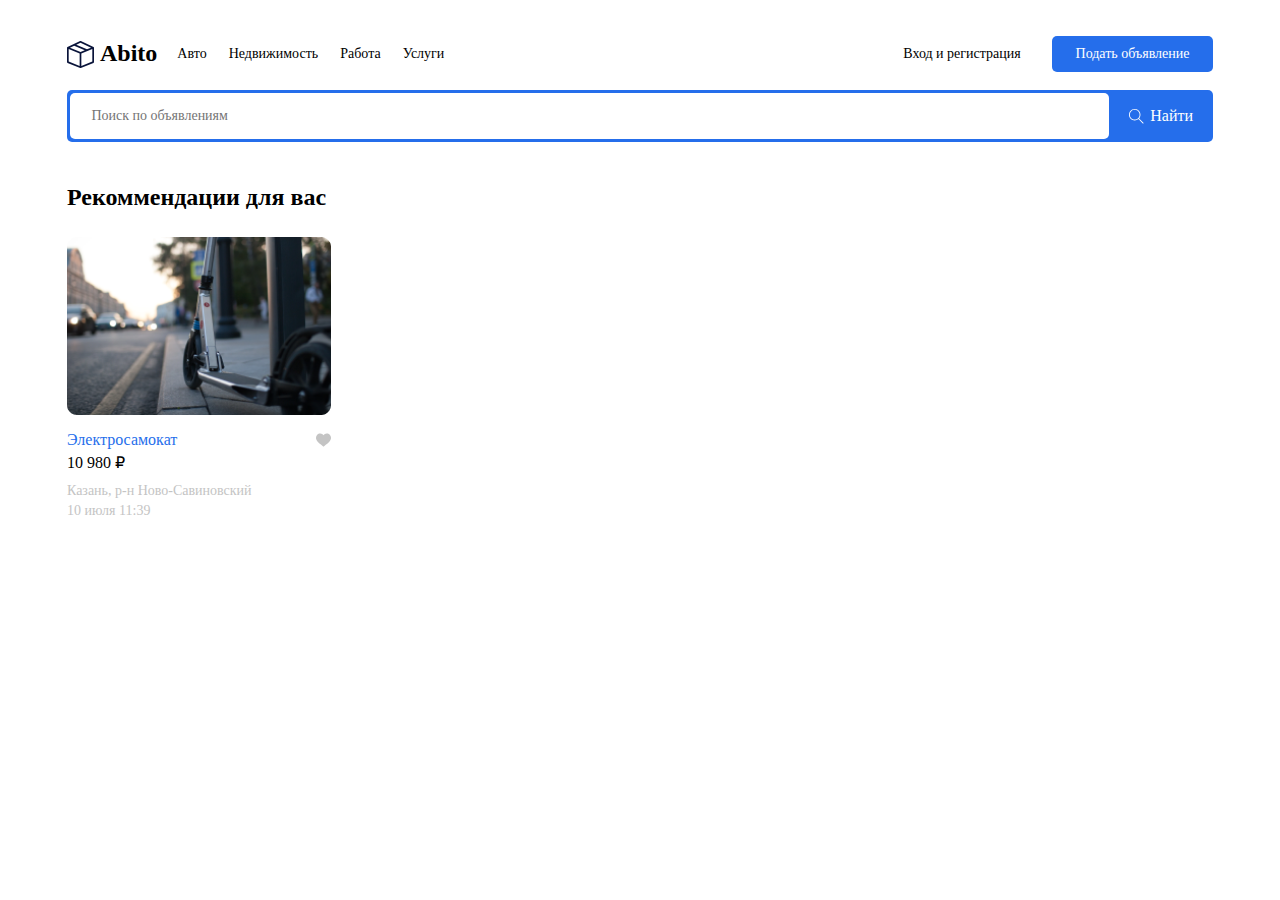
<file: pages/home/index.html>
<!DOCTYPE html>
<html lang="en">
<head>
    <meta charset="UTF-8">
    <meta http-equiv="X-UA-Compatible" content="IE=edge">
    <meta name="viewport" content="width=device-width, initial-scale=1.0">
    <title>Document</title>
    <link rel="stylesheet" href="/assetes/fonts/roboto.css">
    <link rel="stylesheet" href="/assetes/css/normalize.css">
    <link rel="stylesheet" href="style.css">
</head>
<body>
    <div class="wrapper">
        <header class="header">
            <div class="container">
            <a href="/pages/home/index.html" class="header__logolink">
            <div class="logo">
                <img src="/assetes/icons/box.svg" alt="box" class="logo__box">
                <h1 class="logo__text">Abito</h1>
            </div>
            </a>

            <div class="menu">
                <ul class="menu__menu">
                    <li class="menu__item"> Авто </li>
                    <li class="menu__item"> Недвижимость </li>
                    <li class="menu__item"> Работа </li>
                    <li class="menu__item"> Услуги </li>
                </ul>
            </div>
            </div>

            <div class="buttons">
                <button class="button__login"> Вход и регистрация </button>
                <button class="button__application"> Подать объявление </button>
            </div>
        </header>

        <div class="search">
            <div class="search__container">
            <input type="text" placeholder="Поиск по объявлениям" class="search__input">
                <img src="/assetes/icons/loupe.svg" alt="loupe" class="search__loupe">
                <p class="search__find"> Найти </p>
            </div>
        </div>
        
        <main class="recommendations">
            <h1 class="head">Рекоммендации для вас</h1>
            <div class="cardsrow">
                <div class="firstcard">
                    <div class="firstcard__wrapper"> <img src="/assetes/images/scooter.png" alt="scooter"> </div>
                    <div class="firstcard__desc">
                        <p class="firstcard__name"> Электросамокат </p>
                        <img src="/assetes/icons/favourite.svg" alt="heart">
                    </div>
                    <p class="firstcard__price">
                        10 980 ₽
                    </p>
                    <p class="firstcard__info"> Казань, р-н Ново-Савиновский</p>
                    <p class="firstcard__info"> 10 июля 11:39 </p>
                </div>

            </div>
        </main>
    </div>
</body>
</html>
</file>
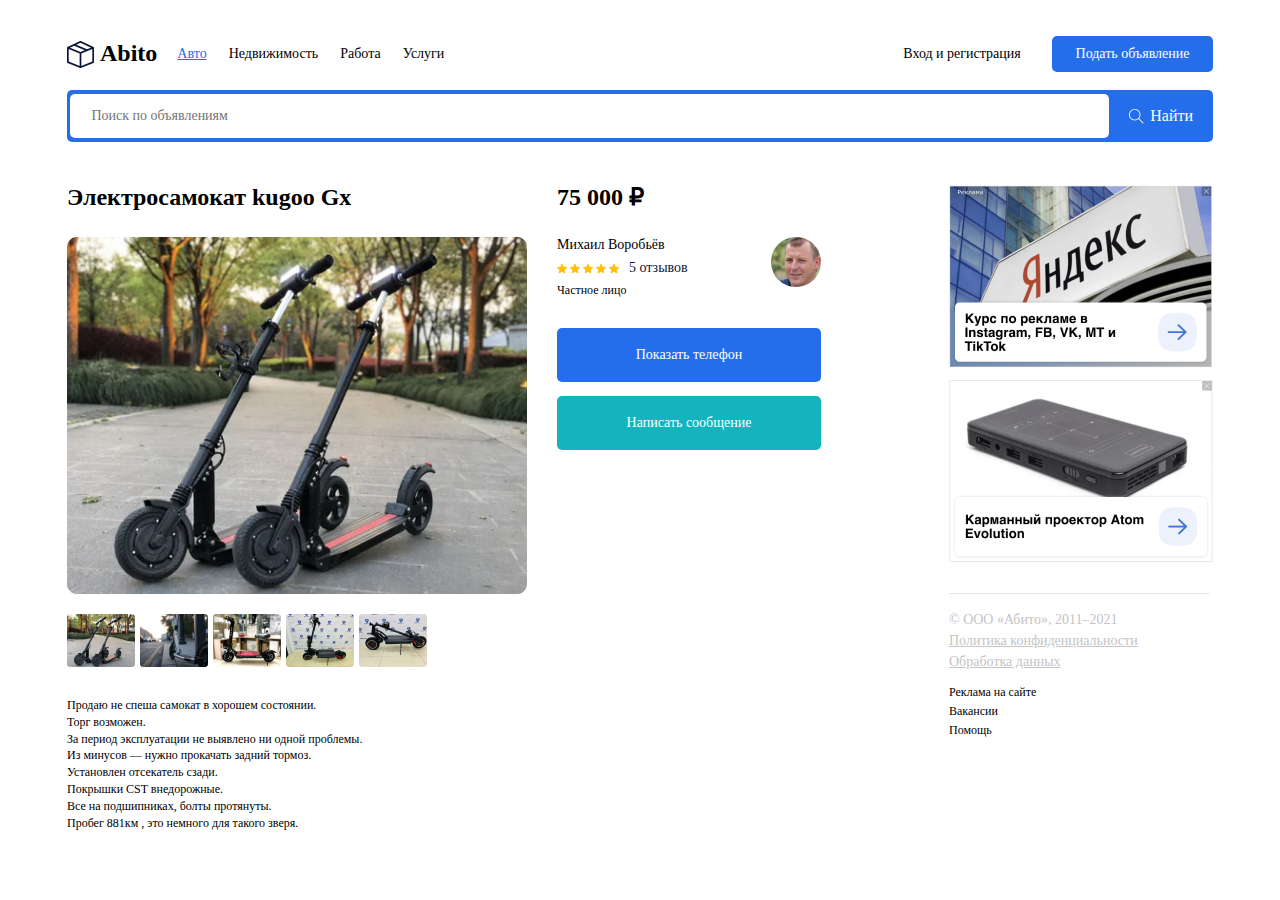
<file: pages/single/index.html>
<!DOCTYPE html>
<html lang="en">
<head>
    <meta charset="UTF-8">
    <meta http-equiv="X-UA-Compatible" content="IE=edge">
    <meta name="viewport" content="width=device-width, initial-scale=1.0">
    <title>Document</title>
    <link rel="stylesheet" href="../../assetes/fonts/roboto.css">
    <link rel="stylesheet" href="../../assetes/css/normalize.css">
    <link rel="stylesheet" href="style.css">
</head>
<body>
    <div class="wrapper">
        <header class="header">
            <div class="container">
            <a href="/pages/home/index.html" class="header__logolink">
            <div class="logo">
                <img src="../../assetes/icons/box.svg" alt="box" class="logo__box">
                <h1 class="logo__text">Abito</h1>
            </div>
            </a>

            <div class="menu">
                <ul class="menu__menu">
                    <li class="menu__item__odd"> Авто </li>
                    <li class="menu__item"> Недвижимость </li>
                    <li class="menu__item"> Работа </li>
                    <li class="menu__item"> Услуги </li>
                </ul>
            </div>
            </div>

            <div class="buttons">
                <button class="button__login"> Вход и регистрация </button>
                <button class="button__application"> Подать объявление </button>
            </div>
        </header>
        <div class="search">
            <div class="search__container">
            <input type="text" placeholder="Поиск по объявлениям" class="search__input">
                <img src="../../assetes/icons/loupe.svg" alt="loupe" class="search__loupe">
                <p class="search__find"> Найти </p>
            </div>
        </div>
       <div class="mainwrapper">
        <main class="goods">
            <h1 class="head">Электросамокат kugoo Gx</h1>
            <div class="pictureswrapper">
                <div class="imagewrapper">
                    <img src="../../assetes/images/electric.png" alt="img">
                </div>
                <div class="imgcontainer">
                    <img src="../../assetes/images/s1.png" alt="img">
                    <img src="../../assetes/images/s2.png" alt="img">
                    <img src="../../assetes/images/s3.png" alt="img">
                    <img src="../../assetes/images/s4.png" alt="img">
                    <img src="../../assetes/images/s5.png" alt="img">
                </div>
            </div>
            <p class="goods__desc"> 
                Продаю не спеша самокат в хорошем состоянии. <br>
                Торг возможен. <br>
                За период эксплуатации не выявлено ни одной проблемы. <br>
                Из минусов — нужно прокачать задний тормоз. <br>
                Установлен отсекатель сзади. <br>
                Покрышки CST внедорожные. <br>
                Все на подшипниках, болты протянуты. <br>
                Пробег 881км , это немного для такого зверя.
            </p>
        </main>
        <div class="author">
            <h1 class="head"> 75 000 ₽ </h1>
            <div class="author__profile">
                <div class="author__infowrapper">
                <p class="author__name"> Михаил Воробьёв </p>
                <div class="author__rating">
                    <img src="../../assetes/icons/star.svg" alt="img">
                    <p class="author__review">5 отзывов</p>
                </div>
                <p class="author__info"> Частное лицо </p>
                </div>
                <div class="author__image"> <img src="../../assetes/images/michael.png" alt="michael"> </div>
            </div>
            <div class="author__buttons">
                <button class="author__button1"> Показать телефон </button>
                <button class="author__button2"> Написать сообщение </button>
            </div>
        </div>

        <div class="banner">
            <div class="banner_wrapper1">
                <img src="../../assetes/images/banner1.png" alt="banner">
            </div>
            <div class="banner_wrapper2">
                <img src="../../assetes/images/banner2.png" alt="banner">
            </div>

            <div class="line">
                <img src="../../assetes/icons/Line.svg" alt="line">
            </div>
         
            <footer class="footer">
                <p class="footer__name"> © ООО «Абито», 2011–2021 </p>
                <a href="#" class="footer__link"><p class="footer__agreement"> Политика конфиденциальности </p></a>
                <a href="#" class="footer__link"><p class="footer__agreement"> Обработка данных </p></a>
                <nav class="footer__listcontainer">
                <ul class="footer__list">
                    <a href="#" class="footer__link"><li class="footer__listitem">Реклама на сайте</li></a>
                    <a href="#" class="footer__link"><li class="footer__listitem">Вакансии</li></a>
                    <a href="#" class="footer__link"><li class="footer__listitem">Помощь</li></a>
                </ul>
            </nav>
            </footer>
        </div>

        
    </div>
       <!-- <footer class="footer">
            <p class="footer__name"> © ООО «Абито», 2011–2021 </p>
            <a href="#" class="footer__link"><p class="footer__agreement"> Политика конфиденциальности </p></a>
            <a href="#" class="footer__link"><p class="footer__agreement"> Обработка данных </p></a>
            <nav class="footer__listcontainer">
            <ul class="footer__list">
                <a href="#" class="footer__link"><li class="footer__listitem">Реклама на сайте</li></a>
                <a href="#" class="footer__link"><li class="footer__listitem">Вакансии</li></a>
                <a href="#" class="footer__link"><li class="footer__listitem">Помощь</li></a>
            </ul>
        </nav>
        </footer>-->
        </div>
</file>
<file: assetes/fonts/roboto.css>
@import url('https://fonts.googleapis.com/css2?family=Roboto:ital,wght@0,100;0,300;0,400;0,500;0,700;0,900;1,100;1,300;1,400;1,500;1,700;1,900&display=swap');
</file>
<file: pages/home/style.css>
.wrapper{
    width: 1146px;
    margin: 0 auto;
}
.logo{
    display: flex;
    align-items: center;
    margin-right: 20px;
    height: 28px;
}
.header__logolink{
    text-decoration: none;
    display: flex;
    justify-content: space-between;
    color: black;
}
.logo__box{
    margin-right: 6px;
}
.logo__text{
    font-family: RobotoBold;
    font-size: 24px;
}
.menu__menu{
    margin: 0px;
    padding: 0px;
    display: flex;
    justify-content: space-between;
    list-style: none;
    font-family: RobotoRegular;
    font-size: 14px;
}
.menu__item:hover{
    text-decoration: underline;
}
.menu{
    width: 267px;
}
.container{
    display: flex;
    align-items: center;
}
.header{
    margin-top: 36px;
    display: flex;
    align-items: center;
    justify-content: space-between;
}
.buttons{
    display: flex;
    align-items: center;
    font-family: RobotoRegular;
    font-style: thin;
    width: 316px;
    height: 36px;
    font-size: 14px;
    justify-content: space-between;
}
.button__login{
    padding: 0px;
    border: 0px;
    background-color: white;
    width: 130px;
}
.button__application{
    width: 161px;
    border: 0px;
    background-color: #256EEB;
    border-radius: 5px;
    color: white;
    height: 36px;
}
.search{
    margin-top: 18px;
}
.search__container{
    display: flex;
    justify-content: space-between;
    align-items: center;
    height: 50px;
    padding-left: 3px;
    padding-bottom: 1px;
    padding-top: 1px;
    background-color: #256EEB;
    border-radius: 5px;
}
.search__container input{
    width: 100%;
    border-radius: 5px;
    border: 0px;
    font-family: RobotoRegular;
    font-size: 14px;
    height: 44px;
    padding-left: 21.45px;
}
.search__loupe{
    margin-left: 20px;
}
.search__find{
    color: white;
    font-size: 16px;
    font-family: RobotoRegular;
    margin-right: 20px;
    margin-left: 6px;
}
.recommendations{
    margin-top: 42px;
}
.head{
    font-family: RobotoBold;
    font-size: 24px;
}
.firstcard__name{
    font-family: RobotoBold;
    font-size: 16px;
    color: #256EEB;
    margin: 0px;
}
.firstcard__desc{
    margin-top: 12px;
    display: flex;
    justify-content: space-between;
}
.firstcard{
    max-width: 264px;
}
.cardsrow{
    margin-top: 25px;
}
.firstcard__price{
    margin-top: 5px;
    margin-bottom: 10px;
    font-family: RobotoBold;
    font-size: 16px;
    color: black;
}
.firstcard__info{
    margin-top: 0px;
    font-family: RobotoRegular;
    font-size: 14px;
    color: #C4C4C4;
    margin-bottom: 4px;
}
</file>
<file: pages/single/style.css>
*{
    margin: 0px;
    padding: 0px;
}
.header{
    position: sticky;
    background-color: white;
}
.wrapper{
    width: 1146px;
    margin: 0 auto;
}
.logo{
    display: flex;
    align-items: center;
    margin-right: 20px;
    height: 28px;
}
.header__logolink{
    text-decoration: none;
    display: flex;
    justify-content: space-between;
    color: black;
}
.logo__box{
    margin-right: 6px;
}
.logo__text{
    font-family: RobotoBold;
    font-size: 24px;
}
.menu__menu{
    margin: 0px;
    padding: 0px;
    display: flex;
    justify-content: space-between;
    list-style: none;
    font-family: RobotoRegular;
    font-size: 14px;
}
.menu__item:hover{
    text-decoration: underline;
}
.menu__item__odd{
    text-decoration: underline;
    color: #256EEB;
}
.menu{
    width: 267px;
}
.container{
    display: flex;
    align-items: center;
}
.header{
    margin-top: 36px;
    display: flex;
    align-items: center;
    justify-content: space-between;
}
.buttons{
    display: flex;
    align-items: center;
    font-family: RobotoRegular;
    font-style: thin;
    width: 316px;
    height: 36px;
    font-size: 14px;
    justify-content: space-between;
}
.button__login{
    padding: 0px;
    border: 0px;
    background-color: white;
    width: 130px;
}
.button__application{
    width: 161px;
    border: 0px;
    background-color: #256EEB;
    border-radius: 5px;
    color: white;
    height: 36px;
}
.search{
    margin-top: 18px;
}
.search__container{
    display: flex;
    justify-content: space-between;
    align-items: center;
    height: 50px;
    padding-left: 3px;
    padding-bottom: 1px;
    padding-top: 1px;
    background-color: #256EEB;
    border-radius: 5px;
}
.search__container input{
    width: 100%;
    border-radius: 5px;
    border: 0px;
    font-family: RobotoRegular;
    font-size: 14px;
    height: 44px;
    padding-left: 21.45px;
}
.search__loupe{
    margin-left: 20px;
}
.search__find{
    color: white;
    font-size: 16px;
    font-family: RobotoRegular;
    margin-right: 20px;
    margin-left: 6px;
}
.head{
    font-family: RobotoBold;
    font-size: 24px;
    margin-top: 42px;
    margin-bottom: 25px;
}
.goods{
    display: flex;
    flex-direction: column;
}
.imgcontainer{
    display: flex;
    max-width: 360px;
    justify-content: space-between;
    margin-top: 16px;
}
.imagewrapper{
    margin: 0px;
}
.goods__desc{
    font-family: RobotoRegular;
    font-size: 12px;
    color: black;
    max-width: 460px;
    margin-top: 30px;
    line-height: 140%;
}
.mainwrapper{
    display: flex;
}
.goods{
    margin-right: 30px;
}
.author{
    margin-right: 128px;
}
.author__name{
    font-family: RobotoBold;
    font-size: 14px;
    color: black;
}
.author__review{
    font-family: RobotoRegular;
    font-size: 14px;
    color: #0A143A;
    margin-left: 10px;
    margin-top: 7px;
    margin-bottom: 8px;
}
.author__info{
    font-family: RobotoRegular;
    font-size: 12px;
    color: black;
}
.author__rating{
    display: flex;
}
.author__profile{
    width: 264px;
    display: flex;
    justify-content: space-between;
}
.author__buttons{
    display: flex;
    flex-direction: column;
    font-family: RobotoRegular;
    font-size: 14px;
    margin-top: 30px;
}
.author__button1{
    padding: 0px;
    border: 0px;
    background-color: #256EEB;
    width: 264px;
    height: 54px;
    border-radius: 5px;
    font-family: RobotoRegular;
    color: white;
    margin-bottom: 14px;
}
.author__button2{
    padding: 0px;
    border: 0px;
    background-color: #14B4BE;
    width: 264px;
    height: 54px;
    border-radius: 5px;
    font-family: RobotoRegular;
    color: white;
}
.banner{
    margin-top: 42px;
}
.banner_wrapper1{
    margin-bottom: 7px;
}
.footer__name{
    font-family: RobotoRegular;
    font-size: 14px;
    color: #C4C4C4;
    margin-bottom: 5px
}
.footer__link{
    list-style: none;
    text-decoration: none;
}
.footer__agreement{
    font-family: RobotoRegular;
    font-size: 14px;
    color: #C4C4C4;
    text-decoration: underline;
    margin-bottom: 5px;
}
.footer__listitem{
    font-family: RobotoRegular;
    font-size: 12px;
    color: black;
    margin-bottom: 5px;
}
.footer__listitem:hover{
    color: #256EEB;
}
.line{
    height: 1px;
    display: flex;
    flex-direction: column;
    align-items: flex-start;
    margin-top: 26px;
    margin-bottom: 18px;
}
.footer__listcontainer{
    margin-top: 16px;
}
</file>
